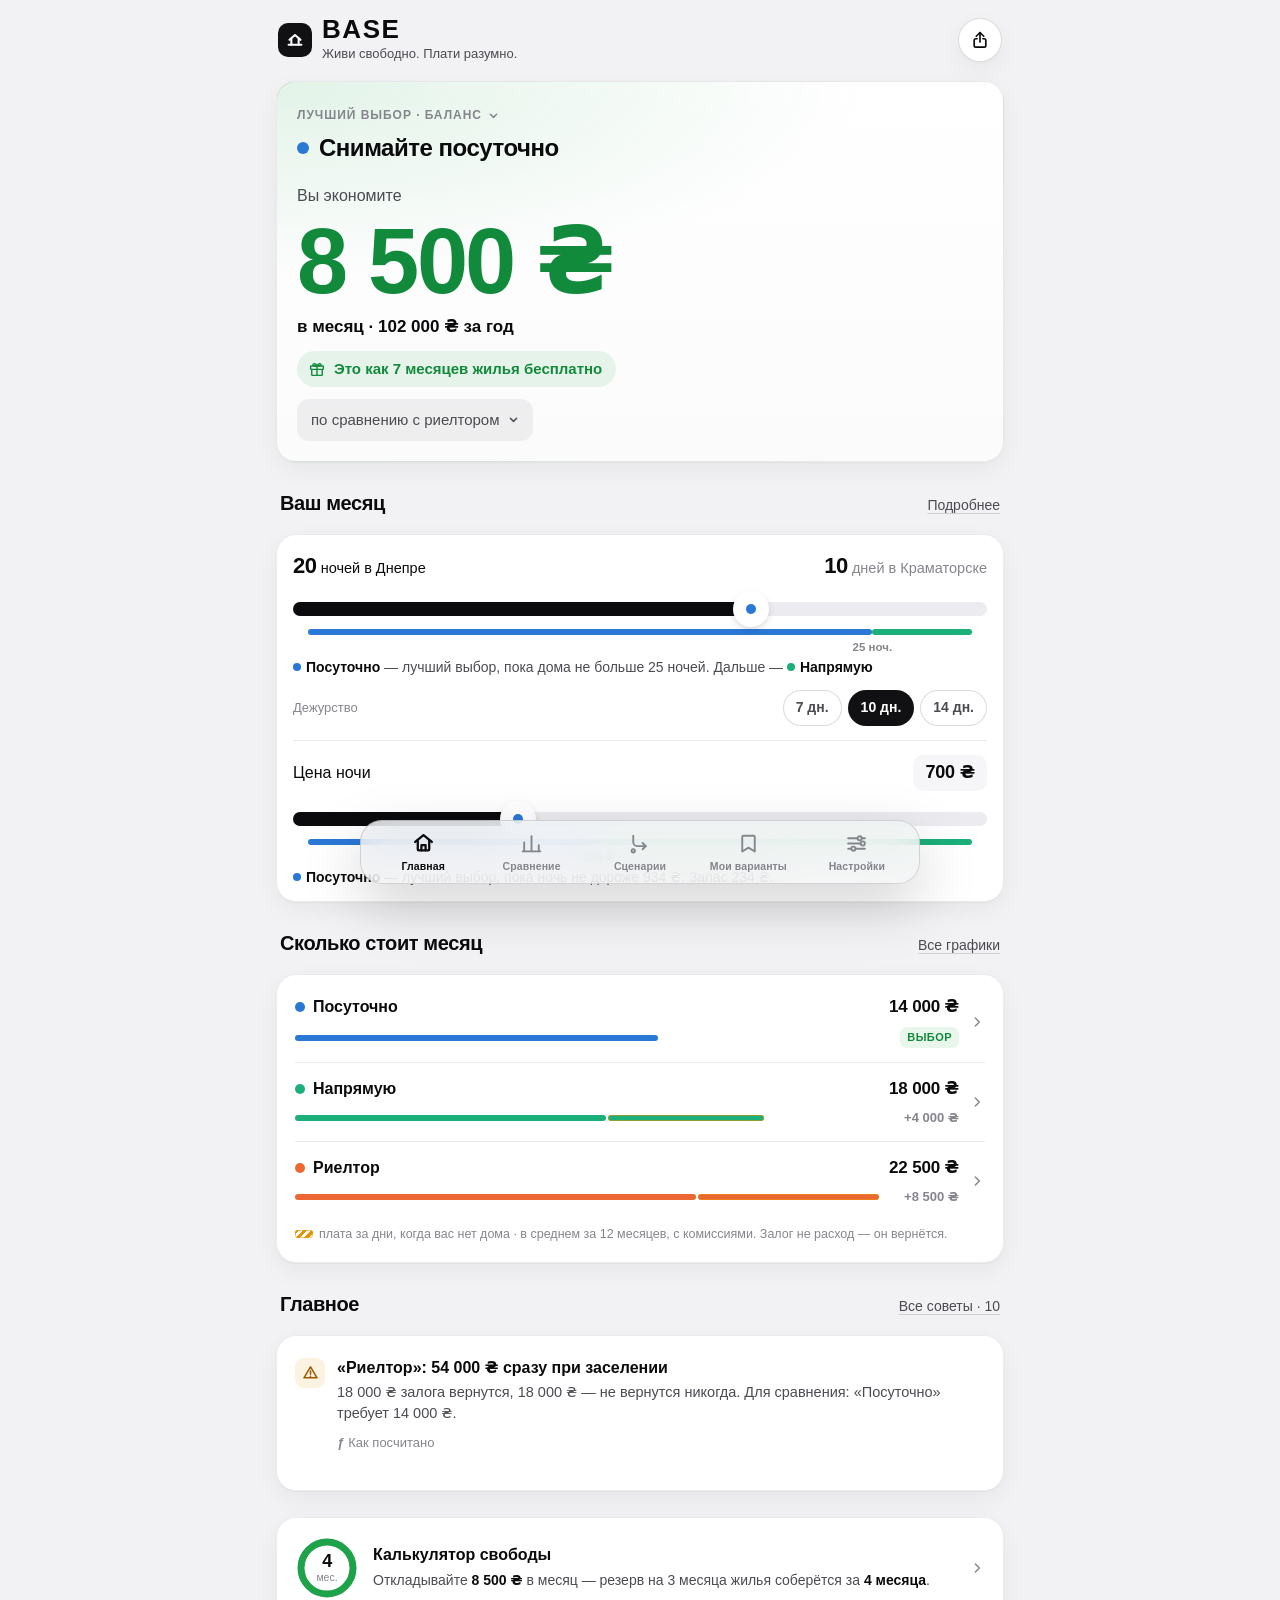
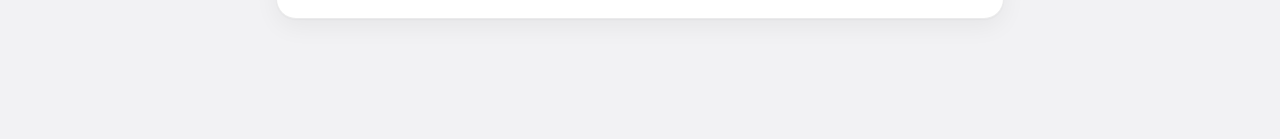
<file: index.html>
<!doctype html>
<html lang="ru">
<head>
  <meta charset="utf-8">
  <meta name="viewport" content="width=device-width, initial-scale=1, viewport-fit=cover">
  <title>BASE — Умная аренда</title>
  <meta name="description" content="BASE — калькулятор жилья для нестандартного графика: посуточно, понедельно или долгосрочно. Финансовая свобода начинается с правильного выбора.">
  <meta name="color-scheme" content="light dark">
  <meta name="theme-color" content="#f2f2f4" media="(prefers-color-scheme: light)">
  <meta name="theme-color" content="#0d0e10" media="(prefers-color-scheme: dark)">
  <meta name="apple-mobile-web-app-capable" content="yes">
  <meta name="mobile-web-app-capable" content="yes">
  <meta name="apple-mobile-web-app-title" content="BASE">
  <meta name="apple-mobile-web-app-status-bar-style" content="default">
  <meta name="format-detection" content="telephone=no">
  <link rel="manifest" href="./manifest.webmanifest">
  <link rel="icon" type="image/png" sizes="192x192" href="icon-192.png">
  <link rel="apple-touch-icon" href="icon-180.png">
  <link rel="stylesheet" href="./styles.css">
  <script>
    // Тема до первой отрисовки — без вспышки неправильного цвета.
    (function () {
      try {
        var s = JSON.parse(localStorage.getItem('base.v1') || '{}');
        var t = s && s.ui && s.ui.theme;
        if (t === 'light' || t === 'dark') document.documentElement.setAttribute('data-theme', t);
      } catch (e) {}
    })();
  </script>
</head>
<body>
  <a class="skip" href="#main">К содержимому</a>

  <main id="main" class="app" tabindex="-1">
    <section id="view-home" class="view" data-view="home" aria-label="Главная"></section>
    <section id="view-compare" class="view" data-view="compare" aria-label="Сравнение" hidden></section>
    <section id="view-scenarios" class="view" data-view="scenarios" aria-label="Сценарии" hidden></section>
    <section id="view-listings" class="view" data-view="listings" aria-label="Мои варианты" hidden></section>
    <section id="view-settings" class="view" data-view="settings" aria-label="Настройки" hidden></section>
  </main>

  <nav class="tabbar" aria-label="Разделы">
    <a href="#home" class="tab" data-tab="home">
      <svg viewBox="0 0 24 24" aria-hidden="true"><path d="M4 11.5 12 5l8 6.5"/><path d="M6.5 10v8.5a1 1 0 0 0 1 1h9a1 1 0 0 0 1-1V10"/><path d="M10 19.5v-5h4v5"/></svg>
      <span>Главная</span>
    </a>
    <a href="#compare" class="tab" data-tab="compare">
      <svg viewBox="0 0 24 24" aria-hidden="true"><path d="M5 19.5V11"/><path d="M12 19.5V5"/><path d="M19 19.5v-6"/><path d="M3.5 19.5h17"/></svg>
      <span>Сравнение</span>
    </a>
    <a href="#scenarios" class="tab" data-tab="scenarios">
      <svg viewBox="0 0 24 24" aria-hidden="true"><path d="M6 4.5v6a4 4 0 0 0 4 4h8"/><path d="m15 11.5 3 3-3 3"/><circle cx="6" cy="19" r="1.6"/></svg>
      <span>Сценарии</span>
    </a>
    <a href="#listings" class="tab" data-tab="listings">
      <svg viewBox="0 0 24 24" aria-hidden="true"><path d="M7 4.5h10a1 1 0 0 1 1 1v14.2l-6-3.7-6 3.7V5.5a1 1 0 0 1 1-1Z"/></svg>
      <span>Мои варианты</span>
    </a>
    <a href="#settings" class="tab" data-tab="settings">
      <svg viewBox="0 0 24 24" aria-hidden="true"><path d="M4 7h9"/><path d="M17 7h3"/><circle cx="15" cy="7" r="2"/><path d="M4 17h3"/><path d="M11 17h9"/><circle cx="9" cy="17" r="2"/><path d="M4 12h12"/><circle cx="18" cy="12" r="2"/></svg>
      <span>Настройки</span>
    </a>
  </nav>

  <div id="sheet-root" class="sheet-root" hidden>
    <div class="sheet-backdrop" data-close-sheet></div>
    <div class="sheet" role="dialog" aria-modal="true" aria-labelledby="sheet-title">
      <header class="sheet-head">
        <div class="grabber" aria-hidden="true"></div>
        <h2 id="sheet-title" class="sheet-title"></h2>
        <button type="button" class="btn-text sheet-done" data-close-sheet>Готово</button>
      </header>
      <div class="sheet-body" id="sheet-body"></div>
    </div>
  </div>

  <div id="toast" class="toast" role="status" aria-live="polite" hidden></div>

  <noscript>
    <p class="noscript">BASE работает в браузере на JavaScript. Включите его, чтобы пользоваться приложением.</p>
  </noscript>

  <script src="./finance.js"></script>
  <script src="./charts.js"></script>
  <script src="./app.js"></script>
</body>
</html>
</file>
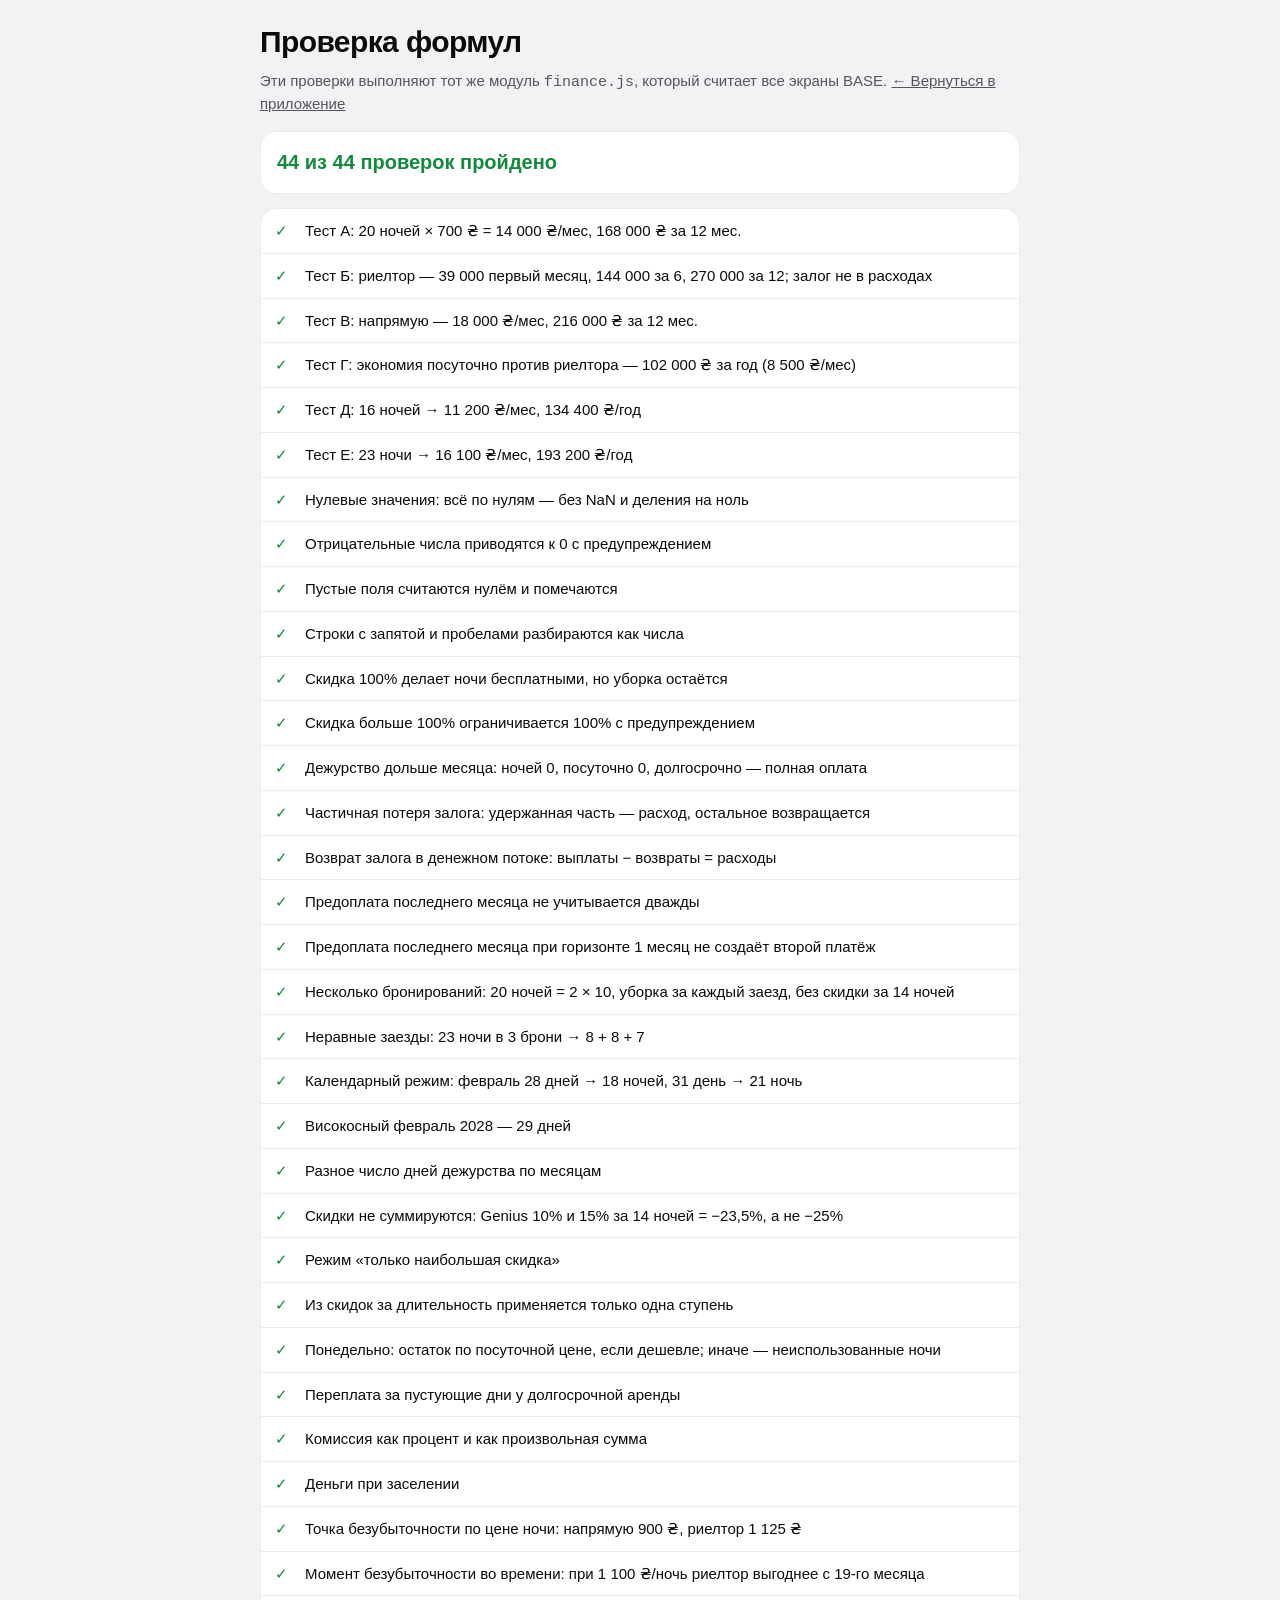
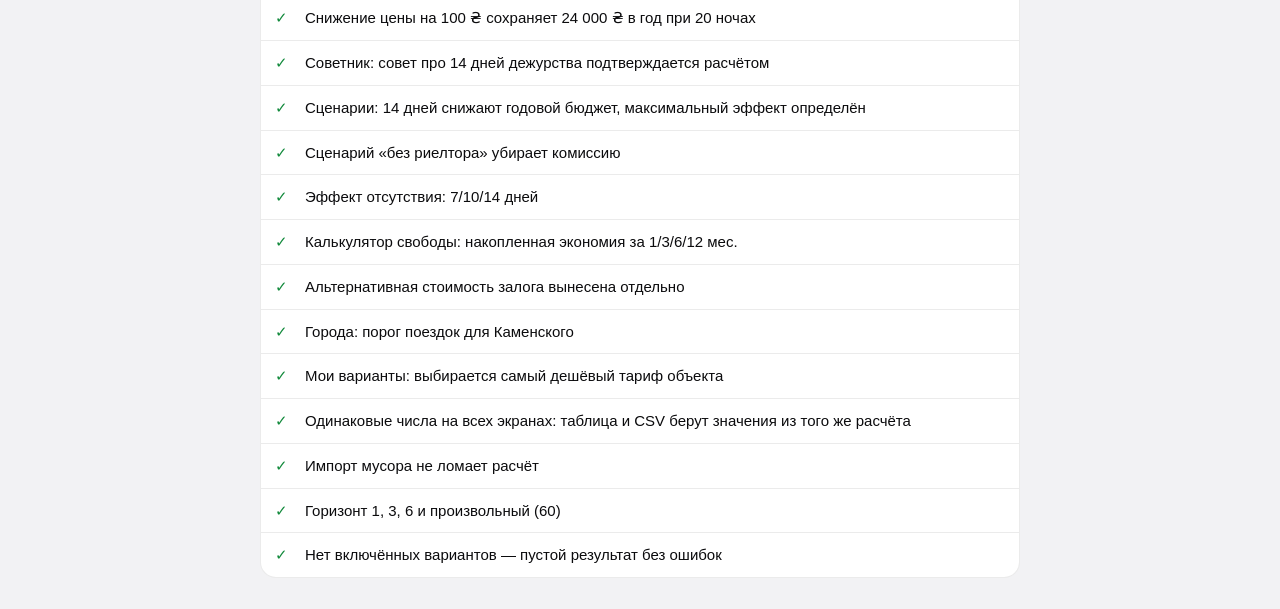
<file: tests.html>
<!doctype html>
<html lang="ru">
<head>
  <meta charset="utf-8">
  <meta name="viewport" content="width=device-width, initial-scale=1, viewport-fit=cover">
  <title>BASE — проверка формул</title>
  <meta name="color-scheme" content="light dark">
  <style>
    :root { color-scheme: light dark; --bg: #f2f2f4; --card: #fff; --ink: #0b0b0d; --ink-2: #55555c; --good: #128a3c; --bad: #c0392b; --line: rgba(0,0,0,.08); }
    @media (prefers-color-scheme: dark) { :root { --bg: #0d0e10; --card: #17181b; --ink: #f4f4f6; --ink-2: #a8a8b0; --good: #3ad06b; --bad: #ff6b5e; --line: rgba(255,255,255,.08); } }
    body { margin: 0; background: var(--bg); color: var(--ink); font: 15px/1.45 -apple-system, BlinkMacSystemFont, "Segoe UI", Roboto, sans-serif; }
    main { max-width: 760px; margin: 0 auto; padding: calc(env(safe-area-inset-top) + 20px) 16px calc(env(safe-area-inset-bottom) + 32px); }
    h1 { font-size: 30px; letter-spacing: -0.02em; margin: 0 0 6px; }
    p { color: var(--ink-2); margin: 0 0 16px; }
    .sum { font-size: 20px; font-weight: 700; padding: 16px; border-radius: 16px; background: var(--card); border: 1px solid var(--line); margin-bottom: 14px; }
    .ok { color: var(--good); } .bad { color: var(--bad); }
    ul { list-style: none; padding: 0; margin: 0; background: var(--card); border-radius: 16px; border: 1px solid var(--line); }
    li { padding: 11px 14px; border-top: 1px solid var(--line); display: grid; grid-template-columns: 22px 1fr; gap: 8px; }
    li:first-child { border-top: 0; }
    li small { display: block; color: var(--bad); }
    a { color: inherit; }
  </style>
</head>
<body>
  <main>
    <h1>Проверка формул</h1>
    <p>Эти проверки выполняют тот же модуль <code>finance.js</code>, который считает все экраны BASE. <a href="./index.html">← Вернуться в приложение</a></p>
    <div id="sum" class="sum">Выполняю…</div>
    <ul id="list"></ul>
  </main>
  <script src="./finance.js"></script>
  <script src="./finance.test.js"></script>
  <script>
    (function () {
      var res = window.runBaseTests(window.BaseFinance);
      var failed = res.filter(function (r) { return !r.ok; }).length;
      var sum = document.getElementById('sum');
      sum.textContent = (res.length - failed) + ' из ' + res.length + ' проверок пройдено';
      sum.className = 'sum ' + (failed ? 'bad' : 'ok');
      var list = document.getElementById('list');
      res.forEach(function (r) {
        var li = document.createElement('li');
        var mark = document.createElement('span');
        mark.textContent = r.ok ? '✓' : '✗';
        mark.className = r.ok ? 'ok' : 'bad';
        var text = document.createElement('span');
        text.textContent = r.name;
        if (!r.ok) { var s = document.createElement('small'); s.textContent = r.error; text.appendChild(s); }
        li.appendChild(mark); li.appendChild(text);
        list.appendChild(li);
      });
    })();
  </script>
</body>
</html>
</file>
<file: styles.css>
/* BASE — Умная аренда · styles.css
   Графитовая тёмная тема и светлая тема, системный шрифт Apple/Android,
   безопасные области iPhone (Dynamic Island, индикатор жестов). */

:root {
  color-scheme: light;
  --bg: #f2f2f4;
  --bg-blur: rgba(242, 242, 244, 0.78);
  --card: #ffffff;
  --card-2: #f6f6f8;
  --card-3: #ececf0;
  --line: rgba(10, 10, 14, 0.08);
  --line-2: rgba(10, 10, 14, 0.14);
  --ink: #0b0b0d;
  --ink-2: #4b4b52;
  --ink-3: #85858d;
  --ink-inv: #ffffff;
  --primary: #111114;
  --primary-ink: #ffffff;
  --focus: #4c7dff;
  --good: #128a3c;
  --good-strong: #1fa34a;
  --good-tint: rgba(31, 163, 74, 0.10);
  --warn: #9a5a00;
  --warn-strong: #e69500;
  --warn-tint: rgba(230, 149, 0, 0.12);
  --shadow: 0 1px 2px rgba(0, 0, 0, 0.04), 0 8px 24px rgba(0, 0, 0, 0.05);
  --shadow-lg: 0 20px 60px rgba(0, 0, 0, 0.18);
  --hero-bg: radial-gradient(140% 90% at 0% 0%, rgba(31, 163, 74, 0.13), transparent 58%), linear-gradient(180deg, #ffffff, #fbfbfc);
  --hero-bg-warn: radial-gradient(140% 90% at 0% 0%, rgba(230, 149, 0, 0.14), transparent 58%), linear-gradient(180deg, #ffffff, #fbfbfc);
  --hero-bg-neutral: linear-gradient(180deg, #ffffff, #f8f8fa);

  /* Цвета вариантов — категориальная палитра, проверенная на различимость при дальтонизме. */
  --c-daily: #2a78d6;
  --c-realtor: #eb6834;
  --c-direct: #1baf7a;
  --c-weekly: #e34948;
  --c-aparthotel: #6250d6;
  --c-custom: #e87ba4;
  /* Компоненты расходов */
  --k-rent: #2a78d6;
  --k-utilities: #eb6834;
  --k-commission: #1baf7a;
  --k-cleaning: #e34948;
  --k-fees: #6250d6;
  --k-transport: #e87ba4;
  --grid: #e6e6ea;
  --axis: #c4c4cb;
  --chart-surface: #ffffff;

  --radius: 20px;
  --radius-sm: 14px;
  --radius-xs: 10px;
  --gutter: 16px;
  --tabbar-h: 58px;
  --safe-top: env(safe-area-inset-top, 0px);
  --safe-bottom: env(safe-area-inset-bottom, 0px);
  --safe-left: env(safe-area-inset-left, 0px);
  --safe-right: env(safe-area-inset-right, 0px);
  --font: -apple-system, BlinkMacSystemFont, "SF Pro Text", "SF Pro Display", "Segoe UI", Roboto, "Helvetica Neue", Arial, system-ui, sans-serif;
  --ease: cubic-bezier(0.22, 1, 0.36, 1);
}

@media (prefers-color-scheme: dark) {
  :root:not([data-theme="light"]) {
    color-scheme: dark;
    --bg: #0d0e10;
    --bg-blur: rgba(13, 14, 16, 0.72);
    --card: #17181b;
    --card-2: #1e1f23;
    --card-3: #26272c;
    --line: rgba(255, 255, 255, 0.07);
    --line-2: rgba(255, 255, 255, 0.13);
    --ink: #f4f4f6;
    --ink-2: #b0b0b8;
    --ink-3: #75757e;
    --ink-inv: #0b0b0d;
    --primary: #f4f4f6;
    --primary-ink: #0b0b0d;
    --focus: #7da2ff;
    --good: #3ad06b;
    --good-strong: #34c759;
    --good-tint: rgba(52, 199, 89, 0.13);
    --warn: #ffb340;
    --warn-strong: #ffb340;
    --warn-tint: rgba(255, 179, 64, 0.13);
    --shadow: 0 1px 0 rgba(255, 255, 255, 0.03) inset, 0 10px 30px rgba(0, 0, 0, 0.35);
    --shadow-lg: 0 30px 80px rgba(0, 0, 0, 0.6);
    --hero-bg: radial-gradient(140% 90% at 0% 0%, rgba(52, 199, 89, 0.17), transparent 58%), linear-gradient(180deg, #1c1d21, #141518);
    --hero-bg-warn: radial-gradient(140% 90% at 0% 0%, rgba(255, 179, 64, 0.15), transparent 58%), linear-gradient(180deg, #1c1d21, #141518);
    --hero-bg-neutral: linear-gradient(180deg, #1c1d21, #141518);
    --c-daily: #3987e5;
    --c-realtor: #d95926;
    --c-direct: #199e70;
    --c-weekly: #e66767;
    --c-aparthotel: #9085e9;
    --c-custom: #d55181;
    --k-rent: #3987e5;
    --k-utilities: #d95926;
    --k-commission: #199e70;
    --k-cleaning: #e66767;
    --k-fees: #9085e9;
    --k-transport: #d55181;
    --grid: #26272b;
    --axis: #3a3b40;
    --chart-surface: #17181b;
  }
}
:root[data-theme="dark"] {
  color-scheme: dark;
  --bg: #0d0e10;
  --bg-blur: rgba(13, 14, 16, 0.72);
  --card: #17181b;
  --card-2: #1e1f23;
  --card-3: #26272c;
  --line: rgba(255, 255, 255, 0.07);
  --line-2: rgba(255, 255, 255, 0.13);
  --ink: #f4f4f6;
  --ink-2: #b0b0b8;
  --ink-3: #75757e;
  --ink-inv: #0b0b0d;
  --primary: #f4f4f6;
  --primary-ink: #0b0b0d;
  --focus: #7da2ff;
  --good: #3ad06b;
  --good-strong: #34c759;
  --good-tint: rgba(52, 199, 89, 0.13);
  --warn: #ffb340;
  --warn-strong: #ffb340;
  --warn-tint: rgba(255, 179, 64, 0.13);
  --shadow: 0 1px 0 rgba(255, 255, 255, 0.03) inset, 0 10px 30px rgba(0, 0, 0, 0.35);
  --shadow-lg: 0 30px 80px rgba(0, 0, 0, 0.6);
  --hero-bg: radial-gradient(140% 90% at 0% 0%, rgba(52, 199, 89, 0.17), transparent 58%), linear-gradient(180deg, #1c1d21, #141518);
  --hero-bg-warn: radial-gradient(140% 90% at 0% 0%, rgba(255, 179, 64, 0.15), transparent 58%), linear-gradient(180deg, #1c1d21, #141518);
  --hero-bg-neutral: linear-gradient(180deg, #1c1d21, #141518);
  --c-daily: #3987e5;
  --c-realtor: #d95926;
  --c-direct: #199e70;
  --c-weekly: #e66767;
  --c-aparthotel: #9085e9;
  --c-custom: #d55181;
  --k-rent: #3987e5;
  --k-utilities: #d95926;
  --k-commission: #199e70;
  --k-cleaning: #e66767;
  --k-fees: #9085e9;
  --k-transport: #d55181;
  --grid: #26272b;
  --axis: #3a3b40;
  --chart-surface: #17181b;
}

/* ───────── база ───────── */
*, *::before, *::after { box-sizing: border-box; }
html { -webkit-text-size-adjust: 100%; text-size-adjust: 100%; background: var(--bg); }
body {
  margin: 0;
  min-height: 100dvh;
  background: var(--bg);
  color: var(--ink);
  font-family: var(--font);
  font-size: 16px;
  line-height: 1.4;
  -webkit-font-smoothing: antialiased;
  -webkit-tap-highlight-color: transparent;
  overscroll-behavior-y: none;
}
body.sheet-open { overflow: hidden; }
button, input, select, textarea { font: inherit; color: inherit; }
button { cursor: pointer; }
a { color: inherit; }
svg { display: block; }
[hidden] { display: none !important; }
:focus-visible { outline: 2px solid var(--focus); outline-offset: 2px; border-radius: 8px; }
.skip { position: absolute; left: -999px; top: 0; z-index: 100; background: var(--card); padding: 10px 14px; border-radius: 10px; }
.skip:focus { left: 12px; top: calc(var(--safe-top) + 8px); }
.noscript { padding: 24px; text-align: center; }
.sr-only { position: absolute; width: 1px; height: 1px; overflow: hidden; clip: rect(0 0 0 0); white-space: nowrap; }
.num { font-variant-numeric: tabular-nums; }

/* ───────── каркас ───────── */
.app {
  max-width: 760px;
  margin: 0 auto;
  padding: calc(var(--safe-top) + 12px) calc(var(--gutter) + var(--safe-right)) calc(var(--tabbar-h) + var(--safe-bottom) + 28px) calc(var(--gutter) + var(--safe-left));
  outline: none;
}
.view { animation: viewIn 0.32s var(--ease); }
@keyframes viewIn { from { opacity: 0; transform: translateY(6px); } to { opacity: 1; transform: none; } }

.page-head { padding: 10px 2px 14px; }
.page-title { font-size: 34px; line-height: 1.08; font-weight: 700; letter-spacing: -0.03em; margin: 0; }
.page-sub { margin: 6px 0 0; color: var(--ink-2); font-size: 15px; }

.brand-head { display: flex; align-items: center; justify-content: space-between; padding: 6px 2px 16px; }
.brand { display: flex; align-items: center; gap: 10px; }
.brand-mark { width: 34px; height: 34px; border-radius: 10px; background: var(--primary); color: var(--primary-ink); display: grid; place-items: center; }
.brand-mark svg { width: 22px; height: 22px; fill: none; stroke: currentColor; stroke-width: 2.2; stroke-linecap: round; stroke-linejoin: round; }
.brand-name { font-size: 26px; font-weight: 800; letter-spacing: 0.06em; line-height: 1; }
.brand-tag { margin: 3px 0 0; font-size: 13px; color: var(--ink-2); letter-spacing: 0; }
.head-chip { white-space: nowrap; flex: 0 0 auto; border: 1px solid var(--line-2); background: var(--card); border-radius: 999px; padding: 7px 12px; font-size: 13px; font-weight: 600; color: var(--ink-2); display: inline-flex; gap: 6px; align-items: center; min-height: 36px; }

.section { margin-top: 26px; }
.section-head { display: flex; align-items: baseline; justify-content: space-between; gap: 12px; padding: 0 4px 10px; }
.section-title { font-size: 20px; font-weight: 700; letter-spacing: -0.02em; margin: 0; }
.section-note { font-size: 13px; color: var(--ink-3); margin: 0; }

.card {
  background: var(--card);
  border-radius: var(--radius);
  box-shadow: var(--shadow);
  border: 1px solid var(--line);
  padding: 18px;
}
.card + .card { margin-top: 12px; }
.card-title { font-size: 17px; font-weight: 650; margin: 0 0 4px; letter-spacing: -0.01em; }
.card-sub { font-size: 14px; color: var(--ink-2); margin: 0; }
.muted { color: var(--ink-3); }
.small { font-size: 13px; }
.tiny { font-size: 12px; }
.good { color: var(--good); }
.warn { color: var(--warn); }
.stack-8 > * + * { margin-top: 8px; }
.stack-12 > * + * { margin-top: 12px; }
.row { display: flex; align-items: center; gap: 10px; }
.row-between { display: flex; align-items: center; justify-content: space-between; gap: 12px; }
.wrap { flex-wrap: wrap; }
.grow { flex: 1 1 auto; min-width: 0; }
.dot { width: 10px; height: 10px; border-radius: 50%; flex: 0 0 auto; background: var(--c, var(--ink-3)); }
.dot.lg { width: 12px; height: 12px; }

/* ───────── герой ───────── */
.hero {
  position: relative;
  overflow: hidden;
  background: var(--hero-bg);
  padding: 20px 20px 22px;
}
.hero.is-warn { background: var(--hero-bg-warn); }
.hero.is-neutral { background: var(--hero-bg-neutral); }
.hero-top { display: flex; align-items: center; justify-content: space-between; gap: 10px; flex-wrap: wrap; }
.eyebrow { font-size: 12px; font-weight: 600; letter-spacing: 0.08em; text-transform: uppercase; color: var(--ink-3); }
.best-chip { display: inline-flex; align-items: center; gap: 8px; padding: 6px 12px 6px 10px; border-radius: 999px; background: var(--card-2); border: 1px solid var(--line); font-weight: 600; font-size: 14px; }
.hero-label { margin-top: 18px; font-size: 17px; color: var(--ink-2); font-weight: 500; }
.hero-value {
  font-size: clamp(54px, 16vw, 84px);
  line-height: 0.98;
  font-weight: 700;
  letter-spacing: -0.045em;
  margin: 4px 0 6px;
  white-space: nowrap;
}
.hero.is-pos .hero-value { color: var(--good); }
.hero.is-warn .hero-value { color: var(--warn); }
.hero-sub { font-size: 16px; color: var(--ink-2); display: flex; flex-wrap: wrap; gap: 4px 6px; align-items: center; }
.hero-note { margin-top: 12px; font-size: 13px; color: var(--ink-3); }
.inline-select {
  appearance: none; -webkit-appearance: none;
  border: 0; background: var(--card-2); border-radius: 10px; padding: 6px 30px 6px 10px; font-weight: 600; color: var(--ink);
  font-size: 16px;
  background-image: url("data:image/svg+xml,%3Csvg xmlns='http://www.w3.org/2000/svg' viewBox='0 0 24 24' fill='none' stroke='%2385858d' stroke-width='2.2' stroke-linecap='round' stroke-linejoin='round'%3E%3Cpath d='m7 10 5 5 5-5'/%3E%3C/svg%3E");
  background-repeat: no-repeat; background-position: right 8px center; background-size: 16px;
  max-width: 100%;
}

/* ───────── плитки метрик ───────── */
.metrics { display: grid; grid-template-columns: 1fr 1fr; gap: 10px; margin-top: 12px; }
.metric {
  background: var(--card); border: 1px solid var(--line); border-radius: var(--radius-sm); box-shadow: var(--shadow);
  padding: 14px 14px 13px; text-align: left; min-height: 98px; display: flex; flex-direction: column; justify-content: space-between;
}
button.metric { cursor: pointer; transition: transform 0.15s var(--ease); }
button.metric:active { transform: scale(0.98); }
.metric-label { font-size: 13px; color: var(--ink-2); line-height: 1.25; }
.metric-value { font-size: 24px; font-weight: 650; letter-spacing: -0.025em; margin-top: 6px; line-height: 1.1; }
.metric-value small { font-size: 14px; font-weight: 500; color: var(--ink-3); letter-spacing: 0; }
.metric-foot { font-size: 12px; color: var(--ink-3); margin-top: 4px; }
.meter { height: 6px; background: var(--card-3); border-radius: 99px; overflow: hidden; margin-top: 8px; }
.meter > i { display: block; height: 100%; border-radius: 99px; background: var(--ink); transition: width 0.5s var(--ease); }

/* ───────── элементы управления ───────── */
.btn {
  display: inline-flex; align-items: center; justify-content: center; gap: 8px;
  min-height: 46px; padding: 0 18px; border-radius: 14px; border: 1px solid var(--line-2);
  background: var(--card); font-weight: 600; font-size: 16px; text-decoration: none; color: var(--ink);
  transition: transform 0.12s var(--ease), background 0.2s;
}
.btn:active { transform: scale(0.98); }
.btn-primary { background: var(--primary); color: var(--primary-ink); border-color: transparent; }
.btn-ghost { background: transparent; }
.btn-danger { color: #d03b3b; }
.btn-block { width: 100%; }
.btn-sm { min-height: 36px; padding: 0 12px; font-size: 14px; border-radius: 11px; }
.btn svg, .icon { width: 18px; height: 18px; fill: none; stroke: currentColor; stroke-width: 2; stroke-linecap: round; stroke-linejoin: round; flex: 0 0 auto; }
.btn-text { border: 0; background: none; color: var(--ink); font-weight: 600; font-size: 16px; padding: 8px 4px; min-height: 44px; }
.link-btn { border: 0; background: none; padding: 6px 0; color: var(--ink-2); font-size: 14px; font-weight: 500; display: inline-flex; align-items: center; gap: 4px; min-height: 36px; text-decoration: underline; text-decoration-color: var(--line-2); text-underline-offset: 3px; }
.btn-row { display: flex; gap: 10px; flex-wrap: wrap; }
.btn-row > .btn { flex: 1 1 140px; }

.seg {
  display: flex; background: var(--card-3); border-radius: 12px; padding: 3px; gap: 2px; width: 100%;
}
.seg button {
  flex: 1 1 0; min-width: 0; border: 0; background: transparent; border-radius: 9px; min-height: 36px; padding: 0 6px;
  font-size: 14px; font-weight: 600; color: var(--ink-2); white-space: nowrap; overflow: hidden; text-overflow: ellipsis;
  transition: background 0.2s, color 0.2s;
}
.seg button[aria-pressed="true"] { background: var(--card); color: var(--ink); box-shadow: 0 1px 3px rgba(0, 0, 0, 0.12); }
:root[data-theme="dark"] .seg button[aria-pressed="true"] { background: #3a3b41; }
@media (prefers-color-scheme: dark) { :root:not([data-theme="light"]) .seg button[aria-pressed="true"] { background: #3a3b41; } }
.seg.seg-lg button { min-height: 40px; font-size: 15px; }

.chips { display: flex; gap: 8px; flex-wrap: wrap; }
.chip {
  border: 1px solid var(--line-2); background: var(--card); border-radius: 999px; min-height: 36px; padding: 0 14px;
  font-size: 14px; font-weight: 600; color: var(--ink-2); display: inline-flex; align-items: center; gap: 6px;
}
.chip[aria-pressed="true"] { background: var(--primary); color: var(--primary-ink); border-color: transparent; }
.chip .dot { width: 8px; height: 8px; }

.stepper { display: inline-flex; align-items: center; background: var(--card-2); border: 1px solid var(--line); border-radius: 14px; }
.stepper button {
  width: 46px; height: 46px; border: 0; background: none; display: grid; place-items: center; border-radius: 14px; color: var(--ink);
}
.stepper button:active { background: var(--card-3); }
.stepper button svg { width: 18px; height: 18px; stroke: currentColor; stroke-width: 2.4; fill: none; stroke-linecap: round; }
.stepper output { min-width: 74px; text-align: center; font-weight: 650; font-size: 18px; font-variant-numeric: tabular-nums; letter-spacing: -0.01em; }
.stepper output small { font-size: 13px; color: var(--ink-3); font-weight: 500; }

.control-row { display: flex; align-items: center; justify-content: space-between; gap: 12px; padding: 12px 0; border-top: 1px solid var(--line); }
.control-row:first-child { border-top: 0; padding-top: 2px; }
.control-label { font-size: 16px; font-weight: 500; }
.control-hint { display: block; font-size: 13px; color: var(--ink-3); font-weight: 400; margin-top: 2px; }
.control-sub { padding: 0 0 12px; margin-top: -4px; }

.switch { position: relative; display: inline-block; width: 51px; height: 31px; flex: 0 0 auto; }
.switch input { position: absolute; inset: 0; opacity: 0; margin: 0; cursor: pointer; z-index: 1; }
.switch span { position: absolute; inset: 0; background: var(--card-3); border-radius: 99px; transition: background 0.2s; }
.switch span::after { content: ""; position: absolute; top: 2px; left: 2px; width: 27px; height: 27px; background: #fff; border-radius: 50%; box-shadow: 0 2px 6px rgba(0, 0, 0, 0.2); transition: transform 0.22s var(--ease); }
.switch input:checked + span { background: var(--good-strong); }
.switch input:checked + span::after { transform: translateX(20px); }
.switch input:focus-visible + span { outline: 2px solid var(--focus); outline-offset: 2px; }

/* ───────── поля ввода ───────── */
.group { background: var(--card); border: 1px solid var(--line); border-radius: var(--radius-sm); padding: 2px 14px; }
.group + .group, .group-title + .group { margin-top: 8px; }
.group-title { font-size: 13px; font-weight: 600; text-transform: uppercase; letter-spacing: 0.06em; color: var(--ink-3); margin: 22px 4px 8px; }
.group-title:first-child { margin-top: 4px; }
.group-note { font-size: 13px; color: var(--ink-3); margin: 8px 4px 0; line-height: 1.45; }
.field { display: grid; grid-template-columns: 1fr auto; align-items: center; gap: 4px 12px; padding: 10px 0; border-top: 1px solid var(--line); }
.group > .field:first-child, .group > :first-child { border-top: 0; }
.field-label { font-size: 16px; line-height: 1.25; }
.field-label small { display: block; font-size: 12.5px; color: var(--ink-3); margin-top: 2px; }
.field-input { display: inline-flex; align-items: center; gap: 6px; background: var(--card-2); border: 1px solid var(--line); border-radius: 11px; padding: 0 10px; min-height: 44px; }
.field-input:focus-within { border-color: var(--focus); }
.field-input input, .field-input select {
  border: 0; background: transparent; outline: none; font-size: 17px; font-weight: 600; text-align: right; width: 104px; min-height: 42px;
  font-variant-numeric: tabular-nums; padding: 0;
}
.field-input select { text-align: left; width: auto; max-width: 180px; appearance: none; -webkit-appearance: none; padding-right: 4px; }
.field-inline .switch + .field-input input { width: 52px; }
.field-input em { font-style: normal; color: var(--ink-3); font-size: 14px; white-space: nowrap; }
.field.wide { grid-template-columns: 1fr; }
.field.wide .field-input { width: 100%; }
.field.wide .field-input input, .field.wide .field-input textarea { width: 100%; text-align: left; font-weight: 500; }
.field-input textarea { border: 0; background: transparent; outline: none; font-size: 16px; min-height: 84px; padding: 10px 0; resize: vertical; width: 100%; }
.field-msg { grid-column: 1 / -1; font-size: 13px; color: var(--warn); display: none; }
.field.invalid .field-msg { display: block; }
.field.invalid .field-input { border-color: var(--warn-strong); }
.field-extra { grid-column: 1 / -1; }
.field-inline { display: flex; align-items: center; gap: 10px; }

.tri { display: inline-flex; background: var(--card-3); border-radius: 10px; padding: 2px; }
.tri button { border: 0; background: none; min-width: 46px; min-height: 34px; border-radius: 8px; font-size: 13px; font-weight: 600; color: var(--ink-2); padding: 0 8px; }
.tri button[aria-pressed="true"] { background: var(--card); color: var(--ink); box-shadow: 0 1px 3px rgba(0, 0, 0, 0.12); }

/* ───────── списки / рейтинг ───────── */
.rank { list-style: none; margin: 0; padding: 0; }
.rank li + li { border-top: 1px solid var(--line); }
.rank-btn { width: 100%; display: grid; grid-template-columns: auto 1fr auto; gap: 4px 12px; align-items: center; border: 0; background: none; padding: 13px 0; text-align: left; }
.rank-name { font-weight: 600; font-size: 16px; display: flex; align-items: center; gap: 8px; min-width: 0; }
.rank-name span { overflow: hidden; text-overflow: ellipsis; white-space: nowrap; }
.rank-val { font-weight: 650; font-variant-numeric: tabular-nums; font-size: 16px; text-align: right; }
.rank-meta { grid-column: 2 / 4; display: flex; align-items: center; gap: 10px; font-size: 12.5px; color: var(--ink-3); }
.rank-bar { flex: 1 1 auto; height: 4px; background: var(--card-3); border-radius: 9px; overflow: hidden; }
.rank-bar i { display: block; height: 100%; background: var(--c); border-radius: 9px; }
.badge { display: inline-flex; align-items: center; font-size: 11px; font-weight: 700; letter-spacing: 0.04em; text-transform: uppercase; padding: 3px 7px; border-radius: 7px; background: var(--card-3); color: var(--ink-2); white-space: nowrap; }
.badge.good { background: var(--good-tint); color: var(--good); }
.badge.warn { background: var(--warn-tint); color: var(--warn); }

/* ───────── советник ───────── */
.advice { list-style: none; margin: 0; padding: 0; }
.advice li { display: grid; grid-template-columns: 30px 1fr; gap: 0 12px; padding: 14px 0; border-top: 1px solid var(--line); }
.advice li:first-child { border-top: 0; padding-top: 4px; }
.advice-ico { width: 30px; height: 30px; border-radius: 9px; display: grid; place-items: center; background: var(--card-3); color: var(--ink-2); }
.advice-ico svg { width: 17px; height: 17px; fill: none; stroke: currentColor; stroke-width: 2.2; stroke-linecap: round; stroke-linejoin: round; }
.advice li.positive .advice-ico { background: var(--good-tint); color: var(--good); }
.advice li.warning .advice-ico { background: var(--warn-tint); color: var(--warn); }
.advice-title { font-weight: 650; font-size: 16px; line-height: 1.3; }
.advice-text { font-size: 14.5px; color: var(--ink-2); margin-top: 3px; line-height: 1.45; }
.advice details { margin-top: 6px; }
.advice summary { font-size: 13px; color: var(--ink-3); cursor: pointer; list-style: none; display: inline-flex; align-items: center; gap: 4px; min-height: 28px; }
.advice summary::-webkit-details-marker { display: none; }
.advice summary::before { content: "ƒ"; font-style: italic; font-weight: 700; }
.calc { font-size: 13px; color: var(--ink-2); background: var(--card-2); border-radius: 10px; padding: 9px 11px; margin-top: 4px; font-variant-numeric: tabular-nums; line-height: 1.5; }

/* ───────── предупреждения ───────── */
.notice { display: flex; gap: 12px; align-items: flex-start; padding: 13px 14px; border-radius: var(--radius-sm); background: var(--warn-tint); color: var(--ink); font-size: 14px; margin-top: 12px; }
.notice svg { width: 20px; height: 20px; flex: 0 0 auto; stroke: var(--warn); fill: none; stroke-width: 2; stroke-linecap: round; stroke-linejoin: round; margin-top: 1px; }
.notice ul { margin: 6px 0 0; padding-left: 18px; color: var(--ink-2); }
.notice b { font-weight: 650; }
.info { display: flex; gap: 10px; padding: 12px 14px; border-radius: var(--radius-sm); background: var(--card-2); font-size: 13.5px; color: var(--ink-2); line-height: 1.45; }
.info svg { width: 18px; height: 18px; flex: 0 0 auto; stroke: var(--ink-3); fill: none; stroke-width: 2; stroke-linecap: round; stroke-linejoin: round; margin-top: 1px; }

/* ───────── варианты (карточки) ───────── */
.opt-card { border-left: 4px solid var(--c); padding-left: 16px; }
.opt-head { display: flex; align-items: center; gap: 12px; }
.opt-name { font-size: 17px; font-weight: 650; letter-spacing: -0.01em; }
.opt-type { font-size: 13px; color: var(--ink-3); }
.opt-figures { display: grid; grid-template-columns: repeat(3, 1fr); gap: 10px; margin-top: 14px; }
.fig-label { font-size: 12px; color: var(--ink-3); }
.fig-value { font-size: 17px; font-weight: 650; font-variant-numeric: tabular-nums; letter-spacing: -0.01em; margin-top: 2px; }
.fig-value.big { font-size: 22px; }
.opt-tags { display: flex; flex-wrap: wrap; gap: 6px; margin-top: 12px; }
.tag { font-size: 12.5px; padding: 4px 9px; border-radius: 8px; background: var(--card-2); color: var(--ink-2); }
.opt-actions { display: flex; gap: 8px; margin-top: 14px; }
.opt-card.off { opacity: 0.62; }
.opt-card.off .opt-figures { filter: grayscale(0.6); }

/* ───────── таблица ───────── */
.table-wrap { overflow-x: auto; -webkit-overflow-scrolling: touch; border-radius: var(--radius-sm); border: 1px solid var(--line); background: var(--card); }
table.cmp { border-collapse: separate; border-spacing: 0; width: 100%; min-width: 100%; font-size: 14px; }
.cmp th, .cmp td { padding: 10px 10px; text-align: right; white-space: nowrap; border-bottom: 1px solid var(--line); font-variant-numeric: tabular-nums; }
.cmp thead th { font-size: 13px; font-weight: 650; color: var(--ink); background: var(--card-2); position: sticky; top: 0; vertical-align: bottom; }
.cmp thead th .dot { display: inline-block; margin-right: 6px; vertical-align: -1px; }
.cmp th:first-child, .cmp td:first-child { position: sticky; left: 0; text-align: left; background: var(--card); z-index: 1; white-space: normal; min-width: 124px; max-width: 150px; font-weight: 500; }
.cmp thead th:first-child { background: var(--card-2); z-index: 2; }
.cmp td small { display: block; font-size: 11.5px; color: var(--ink-3); font-weight: 400; margin-top: 2px; line-height: 1.3; }
.cmp tr:last-child td { border-bottom: 0; }
.cmp .best { background: var(--good-tint); }
.cmp td.best-cell { font-weight: 700; }
.cmp .sep td { background: var(--card-2); font-size: 12px; color: var(--ink-3); text-transform: uppercase; letter-spacing: 0.06em; font-weight: 600; padding: 7px 12px; }

/* ───────── графики ───────── */
.chart-card { padding: 16px 14px 14px; }
.chart-head { padding: 0 4px 10px; }
.chart { position: relative; width: 100%; touch-action: pan-y; user-select: none; -webkit-user-select: none; }
.chart svg { width: 100%; height: auto; overflow: visible; }
.chart text { font-family: var(--font); fill: var(--ink-3); font-size: 11px; }
.chart .t-ink { fill: var(--ink); font-weight: 600; }
.chart .t-ink-2 { fill: var(--ink-2); }
.chart .grid { stroke: var(--grid); stroke-width: 1; }
.chart .axis { stroke: var(--axis); stroke-width: 1; }
.chart .guide { stroke: var(--ink-3); stroke-width: 1; stroke-dasharray: 3 3; }
.chart .hit { fill: transparent; cursor: crosshair; }
.chart-tip {
  position: absolute; pointer-events: none; z-index: 5; min-width: 150px; max-width: 240px;
  background: var(--card); border: 1px solid var(--line-2); border-radius: 12px; box-shadow: var(--shadow-lg);
  padding: 9px 11px; font-size: 13px; line-height: 1.4; transform: translate(-50%, 0); opacity: 0; transition: opacity 0.12s;
}
.chart-tip.on { opacity: 1; }
.chart-tip b { display: block; font-size: 12px; color: var(--ink-3); font-weight: 600; margin-bottom: 4px; }
.chart-tip .tip-row { display: flex; align-items: center; gap: 8px; justify-content: space-between; font-variant-numeric: tabular-nums; }
.chart-tip .tip-row span:first-child { display: inline-flex; align-items: center; gap: 6px; color: var(--ink-2); }
.chart-tip .tip-row span:last-child { font-weight: 650; }
.legend { display: flex; flex-wrap: wrap; gap: 6px 14px; padding: 10px 4px 0; font-size: 13px; color: var(--ink-2); }
.legend span { display: inline-flex; align-items: center; gap: 6px; }
.legend i { width: 14px; height: 3px; border-radius: 3px; background: var(--c); display: inline-block; }
.legend i.sq { width: 10px; height: 10px; border-radius: 3px; }
.chart-foot { font-size: 13px; color: var(--ink-2); padding: 10px 4px 0; line-height: 1.45; }
.kpis { display: grid; grid-template-columns: repeat(auto-fit, minmax(96px, 1fr)); gap: 10px; margin-top: 12px; }
.kpi { background: var(--card-2); border-radius: 12px; padding: 10px 12px; }
.kpi-label { font-size: 12px; color: var(--ink-3); display: flex; align-items: center; gap: 6px; }
.kpi-value { font-size: 18px; font-weight: 650; font-variant-numeric: tabular-nums; margin-top: 2px; letter-spacing: -0.01em; }

/* ───────── денежный поток ───────── */
.flow-detail { margin-top: 12px; border-top: 1px solid var(--line); padding-top: 12px; }
.flow-list { list-style: none; margin: 8px 0 0; padding: 0; }
.flow-list li { display: grid; grid-template-columns: 22px 1fr auto; gap: 2px 10px; align-items: center; padding: 8px 0; font-size: 14.5px; }
.flow-list li + li { border-top: 1px dashed var(--line); }
.flow-list .amt { font-weight: 650; font-variant-numeric: tabular-nums; }
.flow-list .note { grid-column: 2 / 4; font-size: 12.5px; color: var(--ink-3); margin-top: -2px; }
.flow-ico { width: 22px; height: 22px; border-radius: 7px; display: grid; place-items: center; background: var(--card-3); color: var(--ink-2); }
.flow-ico svg { width: 13px; height: 13px; fill: none; stroke: currentColor; stroke-width: 2.4; stroke-linecap: round; stroke-linejoin: round; }
.flow-list li.refund .amt { color: var(--ink); }
.flow-list li.info { color: var(--ink-3); }
.flow-sum { display: grid; grid-template-columns: repeat(3, 1fr); gap: 8px; margin-top: 14px; }

/* ───────── резерв ───────── */
.reserve-top { display: grid; grid-template-columns: 1fr auto; gap: 16px; align-items: center; margin-top: 16px; }
.reserve-big { font-size: 40px; font-weight: 700; letter-spacing: -0.035em; line-height: 1; }
.ring { width: 104px; height: 104px; position: relative; }
.ring svg { width: 104px; height: 104px; transform: rotate(-90deg); }
.ring circle { fill: none; stroke-width: 9; }
.ring .ring-track { stroke: var(--card-3); }
.ring .ring-fill { stroke: var(--good-strong); stroke-linecap: round; transition: stroke-dashoffset 0.7s var(--ease); }
.ring-center { position: absolute; inset: 0; display: grid; place-items: center; text-align: center; font-size: 12px; color: var(--ink-3); line-height: 1.2; }
.ring-center b { display: block; font-size: 20px; color: var(--ink); font-weight: 700; letter-spacing: -0.02em; }
.steps { counter-reset: s; list-style: none; padding: 0; margin: 14px 0 0; }
.steps li { counter-increment: s; position: relative; padding: 6px 0 6px 34px; font-size: 14.5px; color: var(--ink-2); line-height: 1.45; }
.steps li::before { content: counter(s); position: absolute; left: 0; top: 6px; width: 24px; height: 24px; border-radius: 50%; background: var(--card-3); color: var(--ink); font-size: 13px; font-weight: 700; display: grid; place-items: center; }

/* ───────── сценарии ───────── */
.sc-grid { display: grid; grid-template-columns: 1fr 1fr; gap: 10px; }
.sc-card { text-align: left; border: 1px solid var(--line); background: var(--card); border-radius: var(--radius-sm); padding: 14px; box-shadow: var(--shadow); display: flex; flex-direction: column; gap: 8px; min-height: 120px; transition: transform 0.15s var(--ease), border-color 0.2s; }
.sc-card:active { transform: scale(0.98); }
.sc-card[aria-pressed="true"] { border-color: var(--ink); box-shadow: 0 0 0 1px var(--ink), var(--shadow); }
.sc-title { font-weight: 600; font-size: 15px; line-height: 1.3; }
.sc-delta { font-size: 21px; font-weight: 700; letter-spacing: -0.02em; font-variant-numeric: tabular-nums; margin-top: auto; }
.sc-delta.down { color: var(--good); }
.sc-delta.up { color: var(--warn); }
.sc-meta { font-size: 12px; color: var(--ink-3); }

/* ───────── мои варианты ───────── */
.listing { position: relative; }
.listing-top { display: flex; gap: 12px; align-items: flex-start; }
.listing-name { font-size: 17px; font-weight: 650; letter-spacing: -0.01em; }
.listing-place { font-size: 13.5px; color: var(--ink-3); margin-top: 2px; }
.prices { display: flex; flex-wrap: wrap; gap: 6px 14px; margin-top: 10px; font-size: 14px; color: var(--ink-2); font-variant-numeric: tabular-nums; }
.prices b { color: var(--ink); font-weight: 650; }
.manual-note { font-size: 12px; color: var(--ink-3); margin-top: 6px; display: flex; gap: 6px; align-items: center; }
.manual-note svg { width: 14px; height: 14px; fill: none; stroke: currentColor; stroke-width: 2; }
.listing-result { display: grid; grid-template-columns: 1fr auto; gap: 4px 12px; align-items: end; margin-top: 12px; padding-top: 12px; border-top: 1px solid var(--line); }
.amen { display: flex; flex-wrap: wrap; gap: 6px; margin-top: 10px; }
.amen span { font-size: 12.5px; padding: 4px 8px; border-radius: 8px; background: var(--card-2); color: var(--ink-2); }
.amen span.yes { background: var(--good-tint); color: var(--good); }
.amen span.no { color: var(--ink-3); text-decoration: line-through; }
.stars { color: var(--ink); letter-spacing: 1px; font-size: 14px; }
.check-cmp { display: inline-flex; align-items: center; gap: 8px; font-size: 14px; font-weight: 600; color: var(--ink-2); min-height: 40px; cursor: pointer; }
.check-cmp input { width: 20px; height: 20px; accent-color: var(--ink); }
.empty { text-align: center; padding: 34px 20px; }
.empty svg.empty-art { width: 92px; height: 92px; margin: 0 auto 14px; stroke: var(--ink-3); fill: none; stroke-width: 1.6; stroke-linecap: round; stroke-linejoin: round; }
.empty h3 { margin: 0 0 6px; font-size: 19px; }
.empty p { margin: 0 auto 18px; color: var(--ink-2); max-width: 340px; font-size: 15px; }

/* ───────── таб-бар ───────── */
.tabbar {
  position: fixed; left: 0; right: 0; bottom: 0; z-index: 40;
  display: grid; grid-template-columns: repeat(5, 1fr);
  padding: 6px calc(8px + var(--safe-right)) calc(var(--safe-bottom) + 4px) calc(8px + var(--safe-left));
  background: var(--bg-blur);
  -webkit-backdrop-filter: saturate(180%) blur(20px); backdrop-filter: saturate(180%) blur(20px);
  border-top: 1px solid var(--line);
}
.tab {
  display: flex; flex-direction: column; align-items: center; justify-content: center; gap: 3px; min-height: 50px;
  text-decoration: none; color: var(--ink-3); font-size: 10.5px; font-weight: 600; letter-spacing: 0.01em; border-radius: 12px;
}
.tab svg { width: 25px; height: 25px; fill: none; stroke: currentColor; stroke-width: 1.8; stroke-linecap: round; stroke-linejoin: round; transition: transform 0.2s var(--ease); }
.tab[aria-current="page"] { color: var(--ink); }
.tab[aria-current="page"] svg { stroke-width: 2.2; transform: translateY(-1px); }
.tab span { white-space: nowrap; }
@media (min-width: 820px) {
  .tabbar { left: 50%; right: auto; transform: translateX(-50%); width: 560px; bottom: 16px; border-radius: 22px; border: 1px solid var(--line-2); box-shadow: var(--shadow-lg); padding: 6px 8px; }
  .app { padding-bottom: 120px; }
}

/* ───────── лист (bottom sheet) ───────── */
.sheet-root { position: fixed; inset: 0; z-index: 60; }
.sheet-backdrop { position: absolute; inset: 0; background: rgba(0, 0, 0, 0.38); opacity: 0; transition: opacity 0.28s; }
.sheet {
  position: absolute; left: 0; right: 0; bottom: 0; margin: 0 auto; max-width: 640px;
  max-height: calc(100dvh - var(--safe-top) - 10px); display: flex; flex-direction: column;
  background: var(--bg); border-radius: 22px 22px 0 0; box-shadow: var(--shadow-lg);
  transform: translateY(104%); transition: transform 0.34s var(--ease);
}
.sheet-root.open .sheet-backdrop { opacity: 1; }
.sheet-root.open .sheet { transform: translateY(0); }
.sheet-head { position: relative; display: flex; align-items: center; justify-content: space-between; gap: 10px; padding: 18px 16px 8px 20px; touch-action: none; }
.grabber { position: absolute; top: 7px; left: 50%; width: 38px; height: 5px; border-radius: 9px; background: var(--line-2); transform: translateX(-50%); }
.sheet-title { margin: 0; font-size: 19px; font-weight: 700; letter-spacing: -0.02em; min-width: 0; overflow: hidden; text-overflow: ellipsis; white-space: nowrap; }
.sheet-body { overflow-y: auto; -webkit-overflow-scrolling: touch; overscroll-behavior: contain; padding: 6px 16px calc(var(--safe-bottom) + 24px); }
.sheet-summary { position: sticky; top: -6px; z-index: 3; margin: 0 -16px 6px; padding: 8px 16px 10px; background: var(--bg); border-bottom: 1px solid var(--line); }
.sheet-summary .kpis { margin-top: 0; grid-template-columns: repeat(3, 1fr); gap: 8px; }
.sheet-summary .kpi { padding: 8px 10px; }
.sheet-summary .kpi-value { font-size: 16px; }
@media (min-width: 820px) {
  .sheet { bottom: 50%; transform: translateY(60%) scale(0.98); opacity: 0; border-radius: 22px; max-height: 86vh; transition: transform 0.3s var(--ease), opacity 0.25s; }
  .sheet-root.open .sheet { transform: translateY(50%); opacity: 1; }
  .grabber { display: none; }
}

.discount-steps { list-style: none; margin: 8px 0 0; padding: 0; font-variant-numeric: tabular-nums; }
.discount-steps li { display: flex; justify-content: space-between; gap: 10px; padding: 6px 0; font-size: 14px; border-top: 1px dashed var(--line); }
.discount-steps li:first-child { border-top: 0; }
.discount-steps li span:first-child { color: var(--ink-2); }

.factor { padding: 12px 0; border-top: 1px solid var(--line); }
.factor:first-child { border-top: 0; }
.factor-top { display: flex; justify-content: space-between; gap: 10px; font-size: 15px; font-weight: 600; }
.factor-rule { font-size: 12.5px; color: var(--ink-3); margin-top: 6px; }
.factor .meter { margin-top: 8px; }

/* ───────── тост ───────── */
.toast {
  position: fixed; left: 50%; bottom: calc(var(--tabbar-h) + var(--safe-bottom) + 18px); z-index: 80;
  transform: translate(-50%, 20px); opacity: 0; transition: transform 0.3s var(--ease), opacity 0.25s;
  background: var(--primary); color: var(--primary-ink); border-radius: 14px; padding: 10px 10px 10px 16px;
  display: flex; align-items: center; gap: 12px; font-size: 14.5px; font-weight: 500; box-shadow: var(--shadow-lg);
  max-width: calc(100vw - 32px);
}
.toast.on { transform: translate(-50%, 0); opacity: 1; }
.toast button { border: 0; background: rgba(127, 127, 127, 0.22); color: inherit; border-radius: 10px; padding: 8px 12px; font-weight: 700; font-size: 14px; min-height: 36px; }

/* ───────── адаптив ───────── */
@media (max-width: 360px) {
  .metrics { gap: 8px; }
  .metric-value { font-size: 21px; }
  .opt-figures { grid-template-columns: 1fr 1fr; }
  .sc-grid { grid-template-columns: 1fr; }
}
@media (min-width: 700px) {
  .metrics { grid-template-columns: repeat(3, 1fr); }
  .sc-grid { grid-template-columns: repeat(3, 1fr); }
}

/* ───────── уважение к reduced motion ───────── */
@media (prefers-reduced-motion: reduce) {
  *, *::before, *::after { animation-duration: 0.001ms !important; animation-iteration-count: 1 !important; transition-duration: 0.001ms !important; scroll-behavior: auto !important; }
}
.no-motion *, .no-motion *::before, .no-motion *::after { animation-duration: 0.001ms !important; transition-duration: 0.001ms !important; }

@media (forced-colors: active) {
  .meter > i, .rank-bar i { background: CanvasText; }
  .chip[aria-pressed="true"], .seg button[aria-pressed="true"] { outline: 2px solid CanvasText; }
}

@media print {
  .tabbar, .toast, .sheet-root, .btn, .seg, .chips, .stepper { display: none !important; }
  .app { padding: 0; max-width: none; }
  .card { box-shadow: none; break-inside: avoid; }
}

/* ───────── влияние сценариев (горизонтальные столбцы) ───────── */
.hb { display: flex; flex-direction: column; }
.hb-row { display: grid; grid-template-columns: 1fr auto; grid-template-areas: "label val" "track track"; gap: 6px 10px; align-items: center; border: 0; background: none; text-align: left; padding: 10px 2px; border-top: 1px solid var(--line); }
.hb-row:first-child { border-top: 0; }
.hb-row.sel { background: var(--card-2); border-radius: 12px; padding-left: 10px; padding-right: 10px; }
.hb-label { grid-area: label; font-size: 14.5px; font-weight: 500; display: flex; align-items: center; gap: 6px; flex-wrap: wrap; }
.hb-label em { font-style: normal; }
.hb-val { grid-area: val; font-size: 14.5px; font-weight: 700; font-variant-numeric: tabular-nums; }
.hb-val.down { color: var(--good); }
.hb-val.up { color: var(--warn); }
.hb-val.zero { color: var(--ink-3); }
.hb-track { grid-area: track; position: relative; height: 10px; }
.hb-zero { position: absolute; left: 50%; top: -3px; bottom: -3px; width: 1px; background: var(--axis); }
.hb-bar { position: absolute; top: 0; height: 10px; border-radius: 4px; }
.hb-bar.down { background: var(--good-strong); }
.hb-bar.up { background: var(--warn-strong); }

/* ───────── структура расходов ───────── */
.st { display: flex; flex-direction: column; gap: 14px; }
.st-head { display: flex; justify-content: space-between; gap: 10px; font-size: 14px; margin-bottom: 6px; }
.st-head span { color: var(--ink-2); font-weight: 500; }
.st-head b { font-variant-numeric: tabular-nums; font-weight: 650; }
.st-bar { display: flex; gap: 2px; height: 18px; min-width: 8px; }
.st-seg { border: 0; padding: 0; min-width: 3px; height: 100%; border-radius: 0; cursor: pointer; transition: opacity 0.2s, transform 0.15s; }
.st-seg:first-child { border-radius: 4px 0 0 4px; }
.st-seg:last-child { border-radius: 0 4px 4px 0; }
.st-seg:only-child { border-radius: 4px; }
.st-seg.on { transform: scaleY(1.25); }
.st-read { display: flex; align-items: center; gap: 8px; margin-top: 14px; font-size: 13.5px; color: var(--ink-2); min-height: 22px; }

.opp-table { width: 100%; border-collapse: collapse; font-size: 14px; margin-top: 10px; }
.opp-table td, .opp-table th { padding: 8px 0; border-bottom: 1px solid var(--line); text-align: right; font-variant-numeric: tabular-nums; }
.opp-table th { font-size: 12px; color: var(--ink-3); font-weight: 600; }
.opp-table td:first-child, .opp-table th:first-child { text-align: left; }
.opp-table tr:last-child td { border-bottom: 0; }

.city-figs { display: grid; grid-template-columns: repeat(3, 1fr); gap: 10px; margin-top: 12px; }
.city-total { font-size: 30px; font-weight: 700; letter-spacing: -0.03em; margin-top: 10px; font-variant-numeric: tabular-nums; }
.line-key { display: inline-block; width: 18px; height: 0; border-top: 2px solid var(--c); vertical-align: middle; }
.line-key.dash { border-top-style: dashed; }

/* ───────── узкие экраны (iPhone SE, 320 px) ───────── */
.flow-sum, .sheet-summary .kpis { grid-template-columns: repeat(3, minmax(0, 1fr)); }
.kpi { min-width: 0; }
.reserve-top { grid-template-columns: minmax(0, 1fr) auto; }
.reserve-big { font-size: clamp(30px, 9.5vw, 40px); }
.control-row { flex-wrap: wrap; }
.control-row > .control-label { flex: 1 1 130px; min-width: 0; }
@media (max-width: 360px) {
  .kpi-value { font-size: 15px; }
  .kpi { padding: 9px 9px; }
  .ring, .ring svg { width: 84px; height: 84px; }
  .stepper button { width: 42px; }
  .stepper output { min-width: 62px; font-size: 17px; }
  .tab span { font-size: 9.5px; }
  .hero-value { font-size: 50px; }
}

/* ═════════ ГЛАВНАЯ 2.0 — один экран, один ответ ═════════ */
.brand-head { padding: 4px 2px 18px; }
.answer { position: relative; overflow: hidden; background: var(--hero-bg); padding: 16px 20px 20px; }
.answer.is-warn { background: var(--hero-bg-warn); }
.answer.is-neutral { background: var(--hero-bg-neutral); }
.eyebrow-btn { border: 0; background: none; padding: 0; min-height: 34px; display: inline-flex; align-items: center; gap: 4px; font-size: 12px; font-weight: 650; letter-spacing: 0.08em; text-transform: uppercase; color: var(--ink-3); }
.chev { width: 15px; height: 15px; fill: none; stroke: currentColor; stroke-width: 2.4; stroke-linecap: round; stroke-linejoin: round; flex: 0 0 auto; }
.answer-title { margin: 2px 0 0; font-size: 24px; line-height: 1.18; font-weight: 700; letter-spacing: -0.02em; display: flex; align-items: center; gap: 10px; }
.answer-label { margin-top: 22px; font-size: 16px; color: var(--ink-2); font-weight: 500; }
.answer-value { font-size: clamp(58px, 18vw, 92px); line-height: 1; font-weight: 700; letter-spacing: -0.035em; margin: 6px 0 8px; white-space: nowrap; }
.answer.is-pos .answer-value { color: var(--good); }
.answer.is-warn .answer-value { color: var(--warn); }
.answer-sub { font-size: 17px; font-weight: 600; color: var(--ink); }
.vs-btn { margin-top: 16px; border: 0; background: rgba(127, 127, 140, 0.11); border-radius: 12px; min-height: 42px; padding: 0 12px 0 14px; font-size: 15px; color: var(--ink-2); display: inline-flex; align-items: center; gap: 6px; max-width: 100%; text-align: left; }

.month { padding: 16px 16px 14px; }
.month-legend { display: flex; justify-content: space-between; align-items: baseline; gap: 12px; font-size: 14.5px; flex-wrap: wrap; }
.month-legend b { font-size: 22px; font-weight: 700; letter-spacing: -0.02em; color: var(--ink); }
.month-hint { font-size: 12.5px; color: var(--ink-3); margin-top: 4px; }
.month-ctrl { display: flex; align-items: center; justify-content: space-between; gap: 10px; margin-top: 10px; }
.month-ctrl .chips { flex-wrap: nowrap; gap: 6px; }
.month-ctrl .chip { min-width: 48px; justify-content: center; padding: 0 12px; }
.stepper.sm button { width: 44px; height: 40px; }
.month-note { font-size: 13px; color: var(--warn); margin: 10px 0 0; display: flex; align-items: center; gap: 6px; flex-wrap: wrap; }
.month-note .link-btn { color: var(--warn); min-height: 28px; padding: 0; }
.price-row { display: flex; align-items: center; justify-content: space-between; gap: 12px; margin-top: 14px; padding-top: 14px; border-top: 1px solid var(--line); }
.price-row .control-hint { display: block; }

.ladder { list-style: none; margin: 0; padding: 0; }
.ladder li + li { border-top: 1px solid var(--line); }
.lad { width: 100%; border: 0; background: none; text-align: left; display: grid; grid-template-columns: minmax(0, 1fr) auto 16px; grid-template-areas: "name val nx" "bar tag nx"; gap: 8px 10px; align-items: center; padding: 14px 0; color: inherit; }
.ladder li:first-child .lad { padding-top: 2px; }
.lad-name { grid-area: name; display: flex; align-items: center; gap: 8px; font-weight: 600; font-size: 16px; min-width: 0; }
.lad-name .dot { background: var(--c); }
.lad-val { grid-area: val; font-weight: 700; font-size: 17px; letter-spacing: -0.01em; text-align: right; }
.lad-bar { grid-area: bar; height: 6px; background: var(--card-3); border-radius: 6px; overflow: hidden; }
.lad-bar i { display: block; height: 100%; background: var(--c); border-radius: 6px; transition: width 0.4s var(--ease); }
.lad-tag { grid-area: tag; justify-self: end; font-size: 13px; }
.lad-delta { color: var(--ink-3); font-weight: 600; font-variant-numeric: tabular-nums; }
.lad .next { grid-area: nx; }
.next { width: 16px; height: 16px; fill: none; stroke: var(--ink-3); stroke-width: 2.2; stroke-linecap: round; stroke-linejoin: round; flex: 0 0 auto; }
.ladder-note { font-size: 12.5px; color: var(--ink-3); margin: 6px 0 0; line-height: 1.4; }

.reserve-mini { width: 100%; display: flex; align-items: center; gap: 14px; text-align: left; cursor: pointer; color: inherit; font: inherit; }
.reserve-mini:active { transform: scale(0.99); }
.ring.sm, .ring.sm svg { width: 64px; height: 64px; flex: 0 0 auto; }
.ring.sm circle { stroke-width: 7; }
.ring.sm .ring-center { font-size: 10.5px; line-height: 1.1; display: flex; flex-direction: column; align-items: center; justify-content: center; }
.ring.sm .ring-center b { font-size: 18px; }
.reserve-mini-body { flex: 1 1 auto; min-width: 0; display: flex; flex-direction: column; gap: 4px; }
.reserve-mini-title { font-weight: 650; font-size: 16px; }
.reserve-mini-text { font-size: 14px; color: var(--ink-2); line-height: 1.42; }
.reserve-mini-text b { color: var(--ink); font-weight: 650; }

/* списки в листах */
.list { background: var(--card); border: 1px solid var(--line); border-radius: var(--radius-sm); padding: 0 14px; }
.list-pad { padding: 12px 14px; }
.li { display: flex; align-items: center; justify-content: space-between; gap: 12px; padding: 12px 0; border-top: 1px solid var(--line); width: 100%; }
.list > :first-child { border-top: 0; }
.li-label { font-size: 15.5px; min-width: 0; }
.li-label small { display: block; font-size: 12.5px; color: var(--ink-3); margin-top: 2px; line-height: 1.35; }
.li-value { font-weight: 650; font-size: 16px; display: inline-flex; align-items: center; gap: 6px; white-space: nowrap; text-align: right; }
.li-value > svg:not(.next) { width: 18px; height: 18px; fill: none; stroke: var(--ink); stroke-width: 2.4; stroke-linecap: round; stroke-linejoin: round; }
.li-btn { border: 0; border-top: 1px solid var(--line); background: none; text-align: left; cursor: pointer; color: inherit; font: inherit; min-height: 52px; }
.choice .li-value { font-weight: 600; color: var(--ink-2); }
.choice.on .li-label { font-weight: 650; }
.choice.on .li-label small { font-weight: 400; }
.choice.on .li-value { color: var(--ink); }
.ov-head { display: flex; align-items: center; gap: 8px; margin-top: 2px; font-size: 14px; }
.ov-big { font-size: 46px; font-weight: 700; letter-spacing: -0.035em; margin-top: 6px; line-height: 1.05; }
.ov-sub { color: var(--ink-2); font-size: 14px; margin: 4px 0 16px; }
.list-pad .flow-detail { margin-top: 10px; }
.list-pad .steps { margin: 0; }


/* ═════════ ГЛАВНАЯ 3.0 — живой экран ═════════ */
.brand-head { align-items: center; }
.icon-btn { width: 44px; height: 44px; border-radius: 50%; border: 1px solid var(--line-2); background: var(--card); color: var(--ink); display: grid; place-items: center; flex: 0 0 auto; box-shadow: var(--shadow); }
.icon-btn svg { width: 20px; height: 20px; fill: none; stroke: currentColor; stroke-width: 2; stroke-linecap: round; stroke-linejoin: round; }
.icon-btn:active { transform: scale(0.94); }

.answer-value { font-size: clamp(58px, 18vw, 92px); line-height: 1; font-weight: 700; letter-spacing: -0.03em; margin: 8px 0 8px; white-space: nowrap; overflow: hidden; }
.odo { display: inline-flex; align-items: flex-start; height: 1em; line-height: 1; font-variant-numeric: tabular-nums; }
.od { display: inline-block; height: 1em; overflow: hidden; }
.od-s { display: flex; flex-direction: column; transition: transform 0.75s cubic-bezier(0.2, 0.9, 0.25, 1); will-change: transform; }
.od-s i { display: block; height: 1em; line-height: 1em; font-style: normal; text-align: center; }
.odo.live .od-s { transition-duration: 0.22s; }
.od-x { display: inline-block; white-space: pre; }
.answer-sub { font-size: 17px; font-weight: 600; color: var(--ink-2); }
.vs-btn { margin-top: 12px; }
.flip-in { display: inline-block; animation: flipIn 0.6s var(--ease); }
@keyframes flipIn { 0% { opacity: 0; transform: translateY(14px) scale(0.98); filter: blur(6px); } 100% { opacity: 1; transform: none; filter: none; } }
.answer.pulse::after { content: ""; position: absolute; inset: 0; border-radius: inherit; box-shadow: inset 0 0 0 2px var(--good-strong), 0 0 40px 2px color-mix(in srgb, var(--good-strong) 30%, transparent); animation: pulseOut 1s ease-out forwards; pointer-events: none; }
.answer.is-warn.pulse::after { box-shadow: inset 0 0 0 2px var(--warn-strong), 0 0 40px 2px color-mix(in srgb, var(--warn-strong) 30%, transparent); }
@keyframes pulseOut { 0% { opacity: 1; } 100% { opacity: 0; } }

.stagger > * { animation: rise 0.7s var(--ease) both; }
.stagger > :nth-child(2) { animation-delay: 0.05s; }
.stagger > :nth-child(3) { animation-delay: 0.1s; }
.stagger > :nth-child(4) { animation-delay: 0.15s; }
.stagger > :nth-child(5) { animation-delay: 0.2s; }
.stagger > :nth-child(6) { animation-delay: 0.25s; }
.stagger > :nth-child(7) { animation-delay: 0.3s; }
@keyframes rise { from { opacity: 0; transform: translateY(18px); } to { opacity: 1; transform: none; } }

/* ползунки с зонами решения */
.slider { position: relative; height: 66px; margin-top: 8px; touch-action: pan-y; cursor: ew-resize; --p: 0.5; --o: 0; -webkit-user-select: none; user-select: none; }
.slider:focus-visible { outline-offset: 2px; border-radius: 14px; }
.s-track { position: absolute; left: 0; right: 0; top: 13px; height: 14px; border-radius: 99px; background: var(--card-3); overflow: hidden; }
.s-fill { position: absolute; left: 0; top: 0; bottom: 0; width: calc(15px + (100% - 30px) * var(--p)); background: var(--ink); transition: width 0.35s var(--ease); }
.s-other { position: absolute; right: 0; top: 0; bottom: 0; width: calc((100% - 30px) * var(--o)); background: repeating-linear-gradient(135deg, var(--line-2) 0 3px, transparent 3px 7px); }
.s-thumb { position: absolute; top: 20px; left: calc(15px + (100% - 30px) * var(--p)); width: 30px; height: 30px; margin: -15px 0 0 -15px; border-radius: 50%; background: #fff; box-shadow: 0 0 0 3px var(--card), 0 3px 10px rgba(0, 0, 0, 0.28); transition: left 0.35s var(--ease), transform 0.15s; }
.slider.drag .s-fill, .slider.drag .s-thumb { transition: none; }
.slider.drag .s-thumb { transform: scale(1.14); }
.s-zones { position: absolute; left: 15px; right: 15px; top: 40px; height: 6px; }
.s-zones i { position: absolute; top: 0; height: 6px; border-radius: 3px; transition: left 0.35s var(--ease), width 0.35s var(--ease); }
.s-zones i + i { margin-left: 2px; }
.s-zones b { position: absolute; top: 10px; transform: translateX(-50%); font-size: 11.5px; font-weight: 650; color: var(--ink-3); white-space: nowrap; font-variant-numeric: tabular-nums; }
.s-zones b.l { transform: none; }
.s-zones b.r { transform: translateX(-100%); }
.zone-cap { margin: 2px 0 0; font-size: 14px; color: var(--ink-2); line-height: 1.45; min-height: 20px; }
.zone-cap .dot { display: inline-block; width: 8px; height: 8px; margin: 0 5px 0 0; vertical-align: 1px; background: var(--c); }
.zone-cap b { color: var(--ink); font-weight: 650; }
.month-ctrl { margin-top: 12px; }
.price-block { margin-top: 14px; padding-top: 14px; border-top: 1px solid var(--line); }
.price-head { display: flex; align-items: center; justify-content: space-between; gap: 12px; }
.price-val { border: 0; background: var(--card-2); border-radius: 10px; min-height: 36px; padding: 0 12px; font-size: 18px; font-weight: 700; color: var(--ink); letter-spacing: -0.01em; }

/* лестница: рентген стоимости */
.lad-bar { display: flex; gap: 2px; background: none; overflow: visible; }
.lad-bar i { display: block; height: 6px; border-radius: 6px; transition: width 0.45s var(--ease); }
.lb-use { background: var(--c); }
.lb-idle { background: repeating-linear-gradient(135deg, var(--warn-strong) 0 3px, transparent 3px 6px); box-shadow: inset 0 0 0 1px color-mix(in srgb, var(--warn-strong) 55%, transparent); }
.lb-idle[style*="width: 0%"], .lb-idle[style*="width:0%"] { display: none; }
.hatch-key { display: inline-block; width: 18px; height: 8px; margin-right: 6px; vertical-align: 0; border-radius: 3px; background: repeating-linear-gradient(135deg, var(--warn-strong) 0 3px, transparent 3px 6px); box-shadow: inset 0 0 0 1px color-mix(in srgb, var(--warn-strong) 55%, transparent); }

/* ═════════ ГЛАВНАЯ 3.1 — детали ═════════ */
.answer-title { align-items: center; }
.answer-title .t { flex: 1 1 auto; min-width: 0; }
.answer-title.one .t { white-space: nowrap; overflow: hidden; }
.answer-title .dot { flex: 0 0 auto; }
.answer-sub { font-size: 17px; font-weight: 600; color: var(--ink); font-variant-numeric: tabular-nums; }
.gift { display: inline-flex; align-items: center; gap: 8px; margin-top: 12px; min-height: 36px; padding: 0 14px 0 11px; border-radius: 18px; background: var(--good-tint); color: var(--good); font-size: 15px; font-weight: 600; max-width: 100%; }
.gift svg { width: 18px; height: 18px; flex: 0 0 auto; fill: none; stroke: currentColor; stroke-width: 1.9; stroke-linecap: round; stroke-linejoin: round; }
.gift span { line-height: 1.3; padding: 7px 0; }
.answer > .vs-btn { display: flex; width: fit-content; }
.s-thumb::after { content: ""; position: absolute; inset: 10px; border-radius: 50%; background: var(--tc, transparent); transition: background 0.25s; }
.chip { white-space: nowrap; }
.section-head .link-btn { white-space: nowrap; }
.calc-hero { background: var(--card); border: 1px solid var(--line); border-radius: var(--radius-sm); padding: 12px 14px; margin-bottom: 14px; font-size: 15px; }
.calc-hero .row-between { padding: 5px 0; }
.calc-hero .row-between span { display: inline-flex; align-items: center; gap: 6px; color: var(--ink-2); }
.calc-hero .total { border-top: 1px solid var(--line); margin-top: 4px; padding-top: 10px; }
.calc-hero .total span { color: var(--ink); font-weight: 600; }
.calc-hero .total b { color: var(--good); font-size: 18px; }
.calc-hero p { margin: 8px 0 0; font-size: 12.5px; color: var(--ink-3); }
@media (max-width: 360px) {
  .month-ctrl > .muted { display: none; }
  .month-ctrl .chips { flex: 1 1 auto; }
  .month-ctrl .chip { flex: 1 1 0; min-width: 0; padding: 0 6px; }
  .section-title { font-size: 17px; }
  .answer { padding: 14px 16px 18px; }
  .gift { font-size: 14px; }
}
</file>
